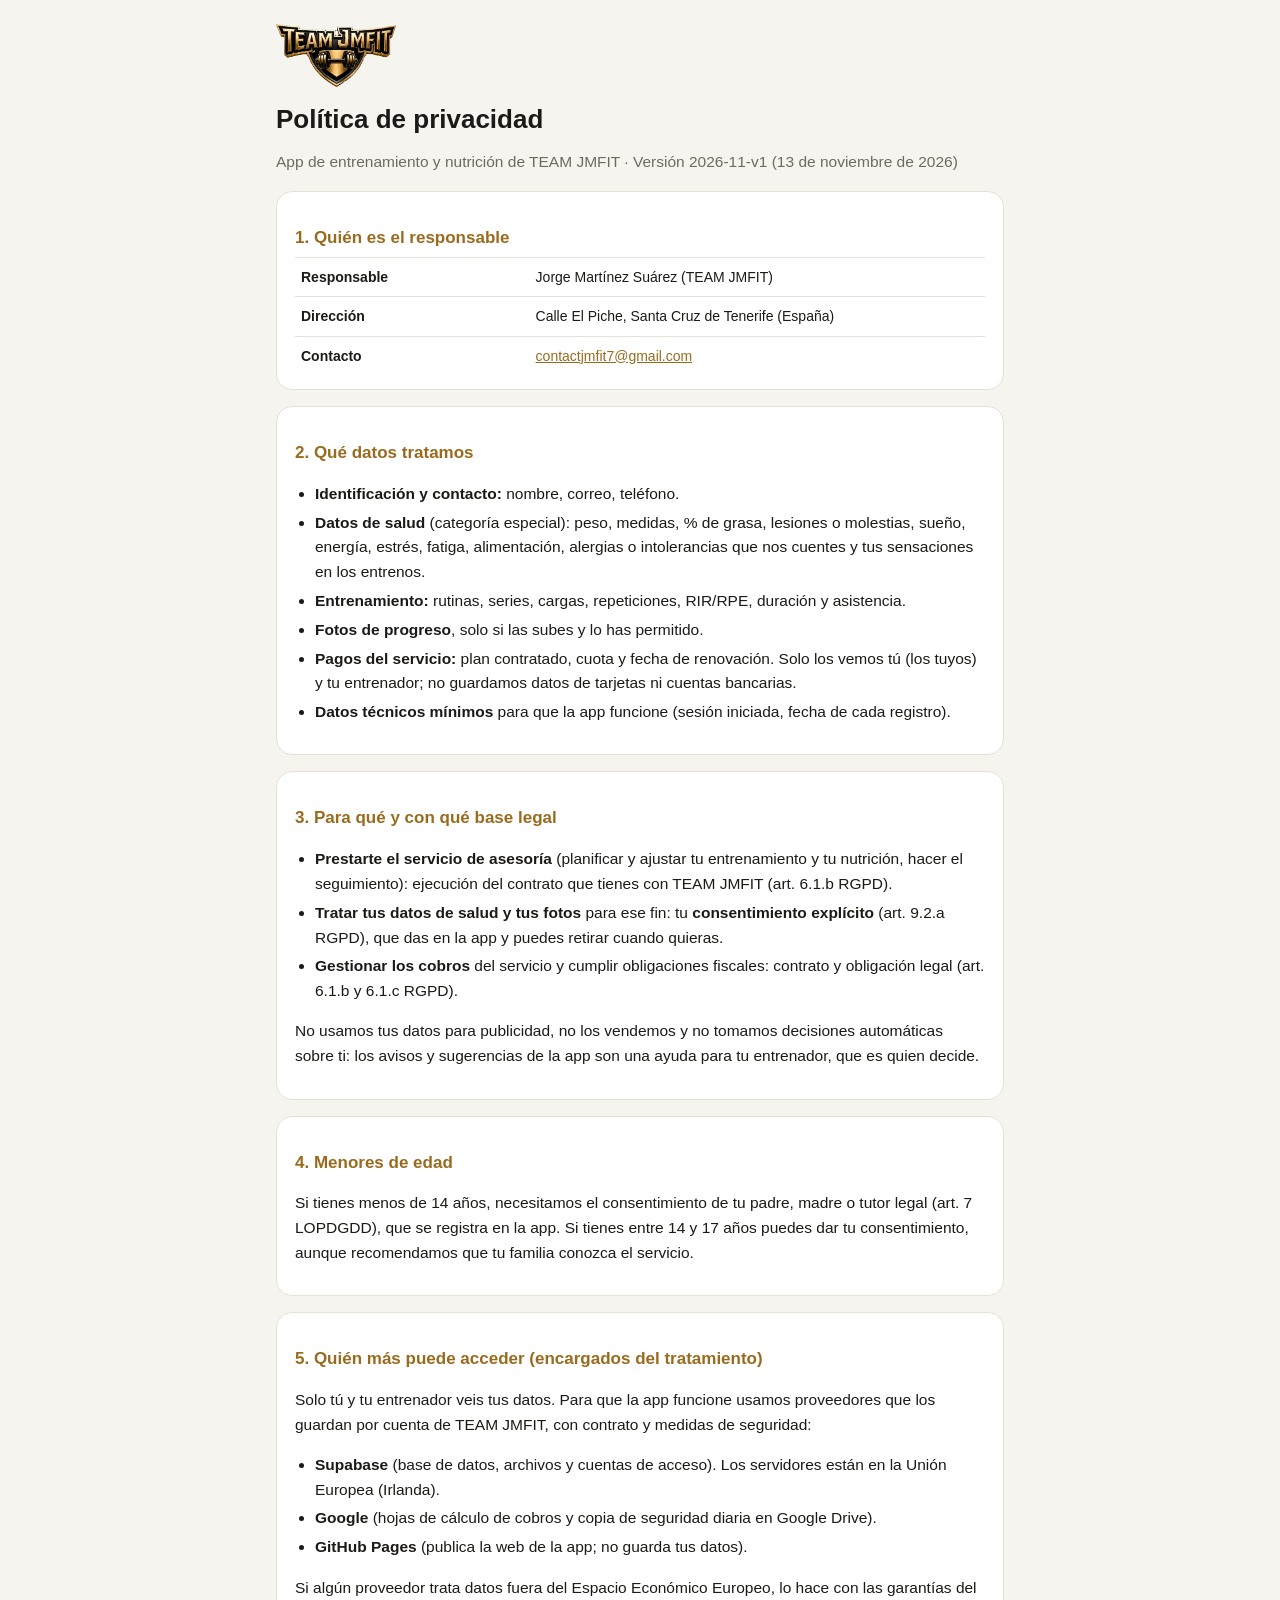
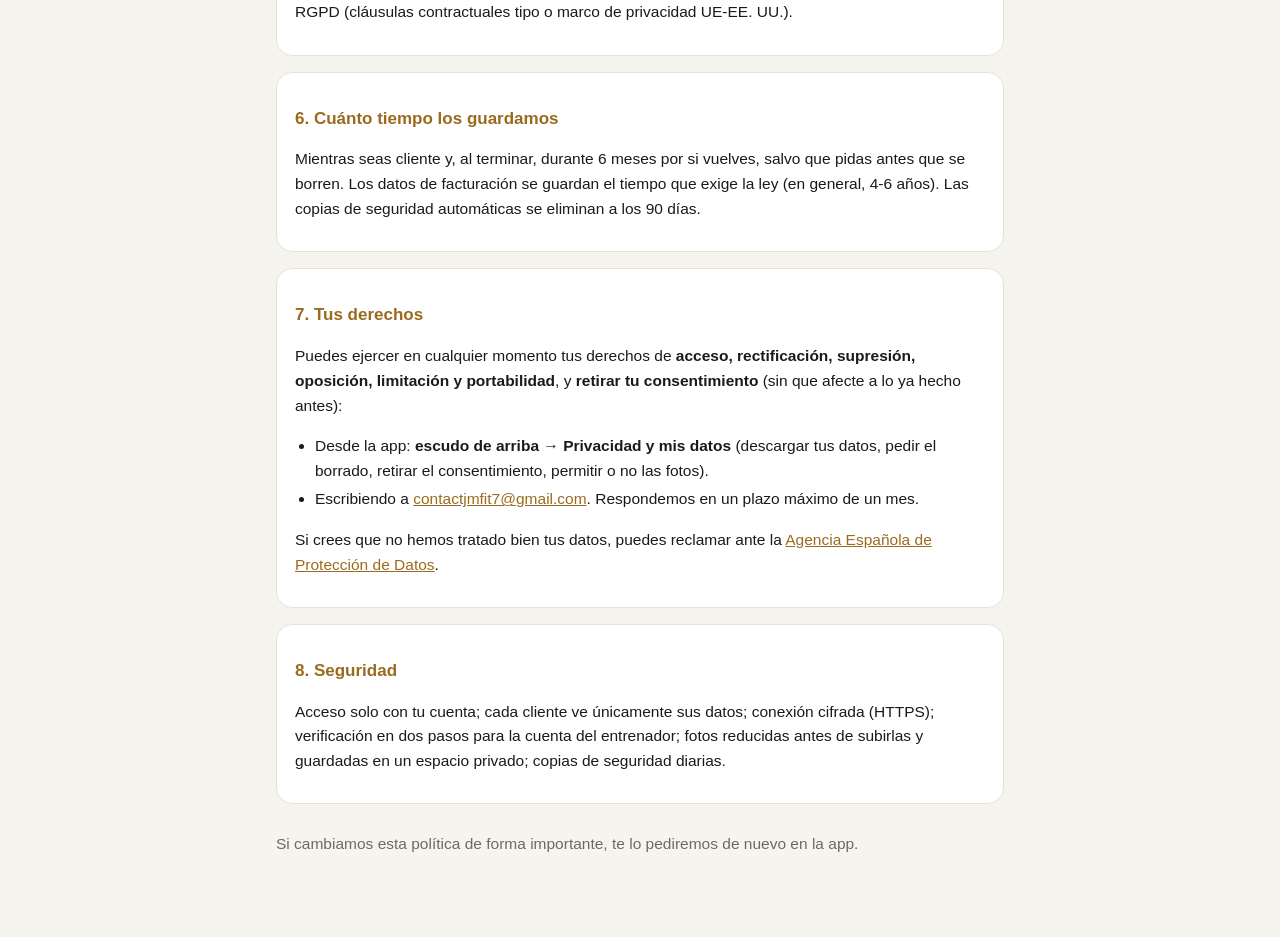
<file: privacidad.html>
<!doctype html>
<html lang="es">
<head>
  <meta charset="utf-8">
  <meta name="viewport" content="width=device-width, initial-scale=1, viewport-fit=cover">
  <meta http-equiv="Content-Security-Policy" content="default-src 'self'; style-src 'self' 'unsafe-inline'; img-src 'self'; object-src 'none'; base-uri 'self'; form-action 'none'">
  <meta name="robots" content="noindex">
  <title>Privacidad · TEAM JMFIT</title>
  <link rel="icon" href="icon-192.png">
  <style>
    :root { --bg: #f6f4ef; --card: #fff; --text: #1b1a17; --muted: #6f6a60; --line: #e6e1d6; --accent: #9a6b1f; }
    @media (prefers-color-scheme: dark) { :root { --bg: #0e0e10; --card: #17171a; --text: #f1eee8; --muted: #a39d92; --line: #2a2a2e; --accent: #d9a94f; } }
    * { box-sizing: border-box; }
    body { margin: 0; background: var(--bg); color: var(--text); font: 15.5px/1.6 -apple-system, BlinkMacSystemFont, "Segoe UI", Inter, Roboto, sans-serif; }
    main { max-width: 760px; margin: 0 auto; padding: 24px 16px 64px; }
    header { display: flex; align-items: center; gap: 14px; margin-bottom: 8px; }
    header img { width: 120px; height: auto; }
    h1 { font-size: 26px; line-height: 1.15; margin: 18px 0 4px; }
    h2 { font-size: 17px; margin: 28px 0 6px; color: var(--accent); }
    p, li { color: var(--text); } small, .muted { color: var(--muted); }
    ul { padding-left: 20px; } li { margin: 4px 0; }
    .card { background: var(--card); border: 1px solid var(--line); border-radius: 16px; padding: 4px 18px 14px; margin-top: 16px; }
    .todo { background: rgba(217, 169, 79, .18); border-radius: 4px; padding: 0 4px; font-weight: 600; }
    a { color: var(--accent); }
    table { width: 100%; border-collapse: collapse; font-size: 14px; } td { border-top: 1px solid var(--line); padding: 8px 6px; vertical-align: top; } td:first-child { font-weight: 600; width: 34%; }
  </style>
</head>
<body>
<main>
  <header><img src="logo.webp" alt="TEAM JMFIT" width="420" height="219"></header>
  <h1>Política de privacidad</h1>
  <p class="muted">App de entrenamiento y nutrición de TEAM JMFIT · Versión 2026-11-v1 (13 de noviembre de 2026)</p>

  <div class="card">
    <h2>1. Quién es el responsable</h2>
    <table>
      <tr><td>Responsable</td><td>Jorge Martínez Suárez (TEAM JMFIT)</td></tr>
      <tr><td>Dirección</td><td>Calle El Piche, Santa Cruz de Tenerife (España)</td></tr>
      <tr><td>Contacto</td><td><a href="mailto:contactjmfit7@gmail.com">contactjmfit7@gmail.com</a></td></tr>
    </table>
  </div>

  <div class="card">
    <h2>2. Qué datos tratamos</h2>
    <ul>
      <li><b>Identificación y contacto:</b> nombre, correo, teléfono.</li>
      <li><b>Datos de salud</b> (categoría especial): peso, medidas, % de grasa, lesiones o molestias, sueño, energía, estrés, fatiga, alimentación, alergias o intolerancias que nos cuentes y tus sensaciones en los entrenos.</li>
      <li><b>Entrenamiento:</b> rutinas, series, cargas, repeticiones, RIR/RPE, duración y asistencia.</li>
      <li><b>Fotos de progreso</b>, solo si las subes y lo has permitido.</li>
      <li><b>Pagos del servicio:</b> plan contratado, cuota y fecha de renovación. Solo los vemos tú (los tuyos) y tu entrenador; no guardamos datos de tarjetas ni cuentas bancarias.</li>
      <li><b>Datos técnicos mínimos</b> para que la app funcione (sesión iniciada, fecha de cada registro).</li>
    </ul>
  </div>

  <div class="card">
    <h2>3. Para qué y con qué base legal</h2>
    <ul>
      <li><b>Prestarte el servicio de asesoría</b> (planificar y ajustar tu entrenamiento y tu nutrición, hacer el seguimiento): ejecución del contrato que tienes con TEAM JMFIT (art. 6.1.b RGPD).</li>
      <li><b>Tratar tus datos de salud y tus fotos</b> para ese fin: tu <b>consentimiento explícito</b> (art. 9.2.a RGPD), que das en la app y puedes retirar cuando quieras.</li>
      <li><b>Gestionar los cobros</b> del servicio y cumplir obligaciones fiscales: contrato y obligación legal (art. 6.1.b y 6.1.c RGPD).</li>
    </ul>
    <p>No usamos tus datos para publicidad, no los vendemos y no tomamos decisiones automáticas sobre ti: los avisos y sugerencias de la app son una ayuda para tu entrenador, que es quien decide.</p>
  </div>

  <div class="card">
    <h2>4. Menores de edad</h2>
    <p>Si tienes menos de 14 años, necesitamos el consentimiento de tu padre, madre o tutor legal (art. 7 LOPDGDD), que se registra en la app. Si tienes entre 14 y 17 años puedes dar tu consentimiento, aunque recomendamos que tu familia conozca el servicio.</p>
  </div>

  <div class="card">
    <h2>5. Quién más puede acceder (encargados del tratamiento)</h2>
    <p>Solo tú y tu entrenador veis tus datos. Para que la app funcione usamos proveedores que los guardan por cuenta de TEAM JMFIT, con contrato y medidas de seguridad:</p>
    <ul>
      <li><b>Supabase</b> (base de datos, archivos y cuentas de acceso). Los servidores están en la Unión Europea (Irlanda).</li>
      <li><b>Google</b> (hojas de cálculo de cobros y copia de seguridad diaria en Google Drive).</li>
      <li><b>GitHub Pages</b> (publica la web de la app; no guarda tus datos).</li>
    </ul>
    <p>Si algún proveedor trata datos fuera del Espacio Económico Europeo, lo hace con las garantías del RGPD (cláusulas contractuales tipo o marco de privacidad UE-EE. UU.).</p>
  </div>

  <div class="card">
    <h2>6. Cuánto tiempo los guardamos</h2>
    <p>Mientras seas cliente y, al terminar, durante 6 meses por si vuelves, salvo que pidas antes que se borren. Los datos de facturación se guardan el tiempo que exige la ley (en general, 4-6 años). Las copias de seguridad automáticas se eliminan a los 90 días.</p>
  </div>

  <div class="card">
    <h2>7. Tus derechos</h2>
    <p>Puedes ejercer en cualquier momento tus derechos de <b>acceso, rectificación, supresión, oposición, limitación y portabilidad</b>, y <b>retirar tu consentimiento</b> (sin que afecte a lo ya hecho antes):</p>
    <ul>
      <li>Desde la app: <b>escudo de arriba → Privacidad y mis datos</b> (descargar tus datos, pedir el borrado, retirar el consentimiento, permitir o no las fotos).</li>
      <li>Escribiendo a <a href="mailto:contactjmfit7@gmail.com">contactjmfit7@gmail.com</a>. Respondemos en un plazo máximo de un mes.</li>
    </ul>
    <p>Si crees que no hemos tratado bien tus datos, puedes reclamar ante la <a href="https://www.aepd.es" target="_blank" rel="noopener">Agencia Española de Protección de Datos</a>.</p>
  </div>

  <div class="card">
    <h2>8. Seguridad</h2>
    <p>Acceso solo con tu cuenta; cada cliente ve únicamente sus datos; conexión cifrada (HTTPS); verificación en dos pasos para la cuenta del entrenador; fotos reducidas antes de subirlas y guardadas en un espacio privado; copias de seguridad diarias.</p>
  </div>

  <p class="muted" style="margin-top:28px">Si cambiamos esta política de forma importante, te lo pediremos de nuevo en la app.</p>
</main>
</body>
</html>
</file>
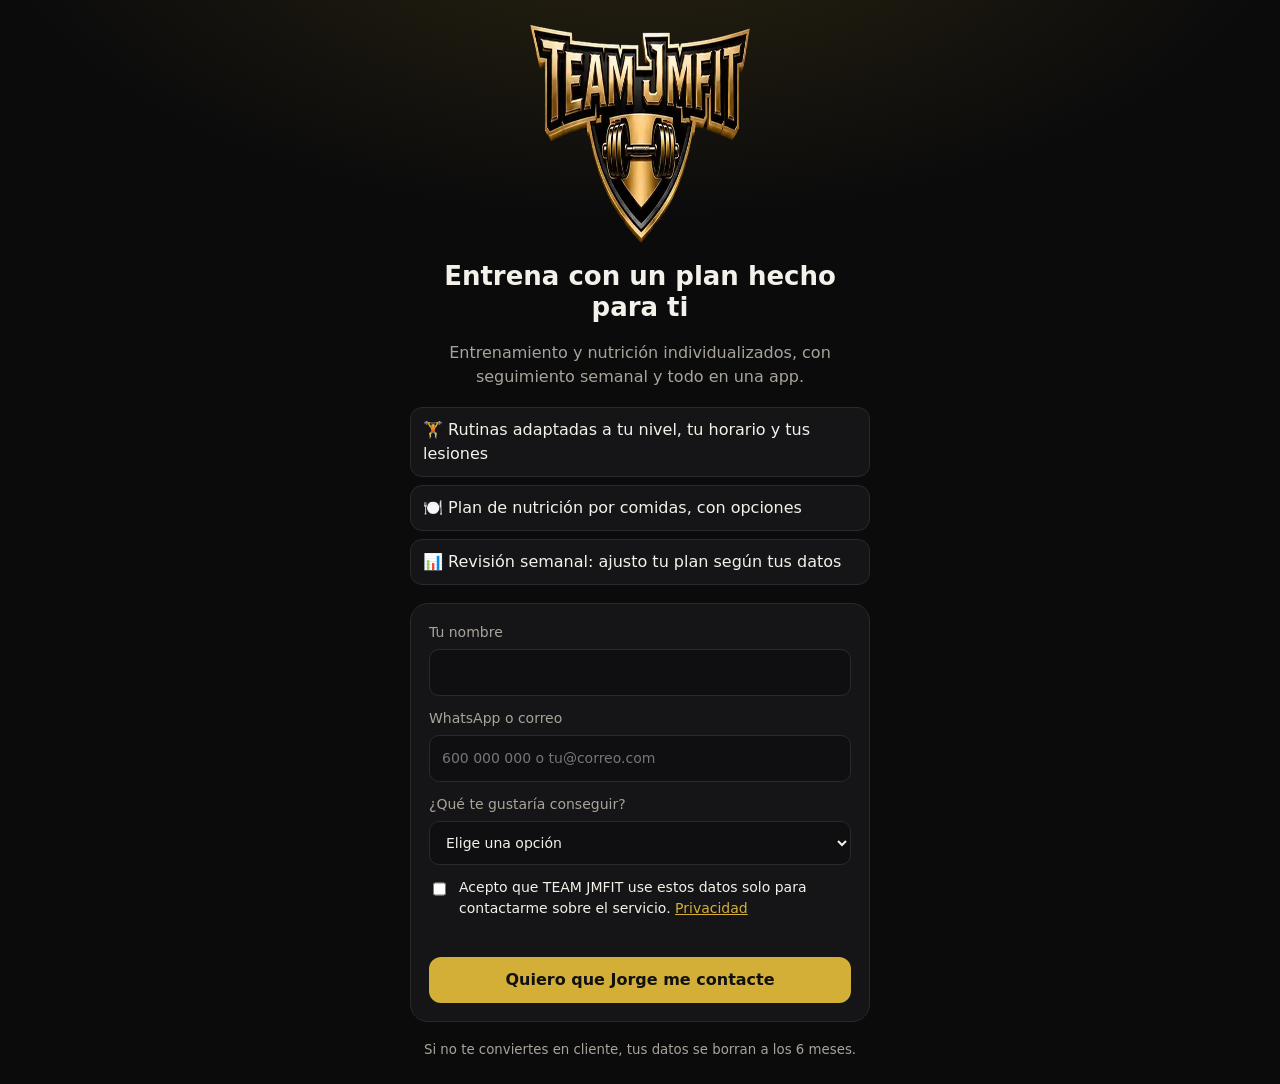
<file: unete.html>
<!doctype html>
<html lang="es">
<head>
  <meta charset="utf-8">
  <meta name="viewport" content="width=device-width, initial-scale=1, viewport-fit=cover">
  <meta http-equiv="Content-Security-Policy" content="default-src 'self'; script-src 'self'; style-src 'self' 'unsafe-inline'; img-src 'self' data:; connect-src https://ctbliwwthavmamcoekmr.supabase.co; object-src 'none'; base-uri 'self'; form-action 'none'">
  <meta name="robots" content="noindex">
  <title>Únete a TEAM JMFIT</title>
  <link rel="icon" href="icon-192.png">
  <style>
    :root { --bg: #0b0b0c; --card: #151517; --line: #2a2a2e; --text: #f4f1ea; --muted: #a9a49a; --gold: #d4af37; }
    * { box-sizing: border-box; }
    body { margin: 0; min-height: 100vh; background: radial-gradient(1200px 600px at 50% -10%, #2a2410 0%, var(--bg) 55%); color: var(--text); font: 16px/1.5 system-ui, -apple-system, "Segoe UI", sans-serif; display: grid; place-items: center; padding: 24px 16px; }
    main { width: min(460px, 100%); display: grid; gap: 18px; }
    .logo { width: 220px; justify-self: center; }
    h1 { font-size: 26px; line-height: 1.2; margin: 0; text-align: center; }
    .lead { color: var(--muted); text-align: center; margin: 0; }
    .from { text-align: center; background: color-mix(in srgb, var(--gold) 14%, transparent); border: 1px solid color-mix(in srgb, var(--gold) 40%, transparent); color: var(--text); padding: 10px 14px; border-radius: 12px; }
    .from b { color: var(--gold); }
    ul.why { list-style: none; padding: 0; margin: 0; display: grid; gap: 8px; }
    ul.why li { background: var(--card); border: 1px solid var(--line); border-radius: 12px; padding: 10px 12px; }
    form { background: var(--card); border: 1px solid var(--line); border-radius: 18px; padding: 18px; display: grid; gap: 12px; }
    label { display: grid; gap: 6px; font-size: 14px; color: var(--muted); }
    input, select { font: inherit; color: var(--text); background: #0f0f11; border: 1px solid var(--line); border-radius: 10px; padding: 12px; }
    input:focus, select:focus { outline: 2px solid var(--gold); outline-offset: 1px; }
    .chk { display: flex; gap: 10px; align-items: flex-start; color: var(--text); font-size: 14px; }
    .chk input { width: 20px; height: 20px; margin-top: 2px; }
    .chk a { color: var(--gold); }
    button { font: 700 16px/1 system-ui, sans-serif; background: var(--gold); color: #111; border: 0; border-radius: 12px; padding: 15px; cursor: pointer; }
    button:disabled { opacity: .6; cursor: wait; }
    .hp { position: absolute; left: -5000px; width: 1px; height: 1px; overflow: hidden; }
    .err { color: #ff8a80; font-size: 14px; margin: 0; min-height: 1em; }
    .ok { text-align: center; background: var(--card); border: 1px solid var(--line); border-radius: 18px; padding: 26px 18px; }
    .ok .big { font-size: 46px; }
    small.legal { color: var(--muted); text-align: center; display: block; }
  </style>
</head>
<body>
<main>
  <img class="logo" src="logo.webp" alt="TEAM JMFIT" width="420" height="219">
  <h1>Entrena con un plan hecho para ti</h1>
  <p class="lead">Entrenamiento y nutrición individualizados, con seguimiento semanal y todo en una app.</p>
  <p class="from" id="from" hidden></p>
  <ul class="why">
    <li>🏋️ Rutinas adaptadas a tu nivel, tu horario y tus lesiones</li>
    <li>🍽️ Plan de nutrición por comidas, con opciones</li>
    <li>📊 Revisión semanal: ajusto tu plan según tus datos</li>
  </ul>
  <form id="f" novalidate>
    <label>Tu nombre<input name="name" autocomplete="name" required maxlength="80"></label>
    <label>WhatsApp o correo<input name="contact" autocomplete="tel" required maxlength="120" placeholder="600 000 000 o tu@correo.com"></label>
    <label>¿Qué te gustaría conseguir?<select name="goal">
      <option value="">Elige una opción</option><option>Perder grasa</option><option>Ganar músculo</option><option>Ganar fuerza</option>
      <option>Rendimiento deportivo</option><option>Salud y hábitos</option><option>Otro</option></select></label>
    <div class="hp" aria-hidden="true"><label>No rellenar<input name="web" tabindex="-1" autocomplete="off"></label></div>
    <label class="chk"><input type="checkbox" name="consent" required><span>Acepto que TEAM JMFIT use estos datos solo para contactarme sobre el servicio. <a href="privacidad.html" target="_blank" rel="noopener">Privacidad</a></span></label>
    <p class="err" id="err" role="alert"></p>
    <button type="submit">Quiero que Jorge me contacte</button>
  </form>
  <div class="ok" id="ok" hidden><div class="big">💪</div><h2>¡Recibido!</h2><p>Jorge te escribirá muy pronto para conocerte y ver cómo empezar.</p></div>
  <small class="legal">Si no te conviertes en cliente, tus datos se borran a los 6 meses.</small>
</main>
<script src="config.js"></script>
<script src="unete.js"></script>
</body>
</html>
</file>
